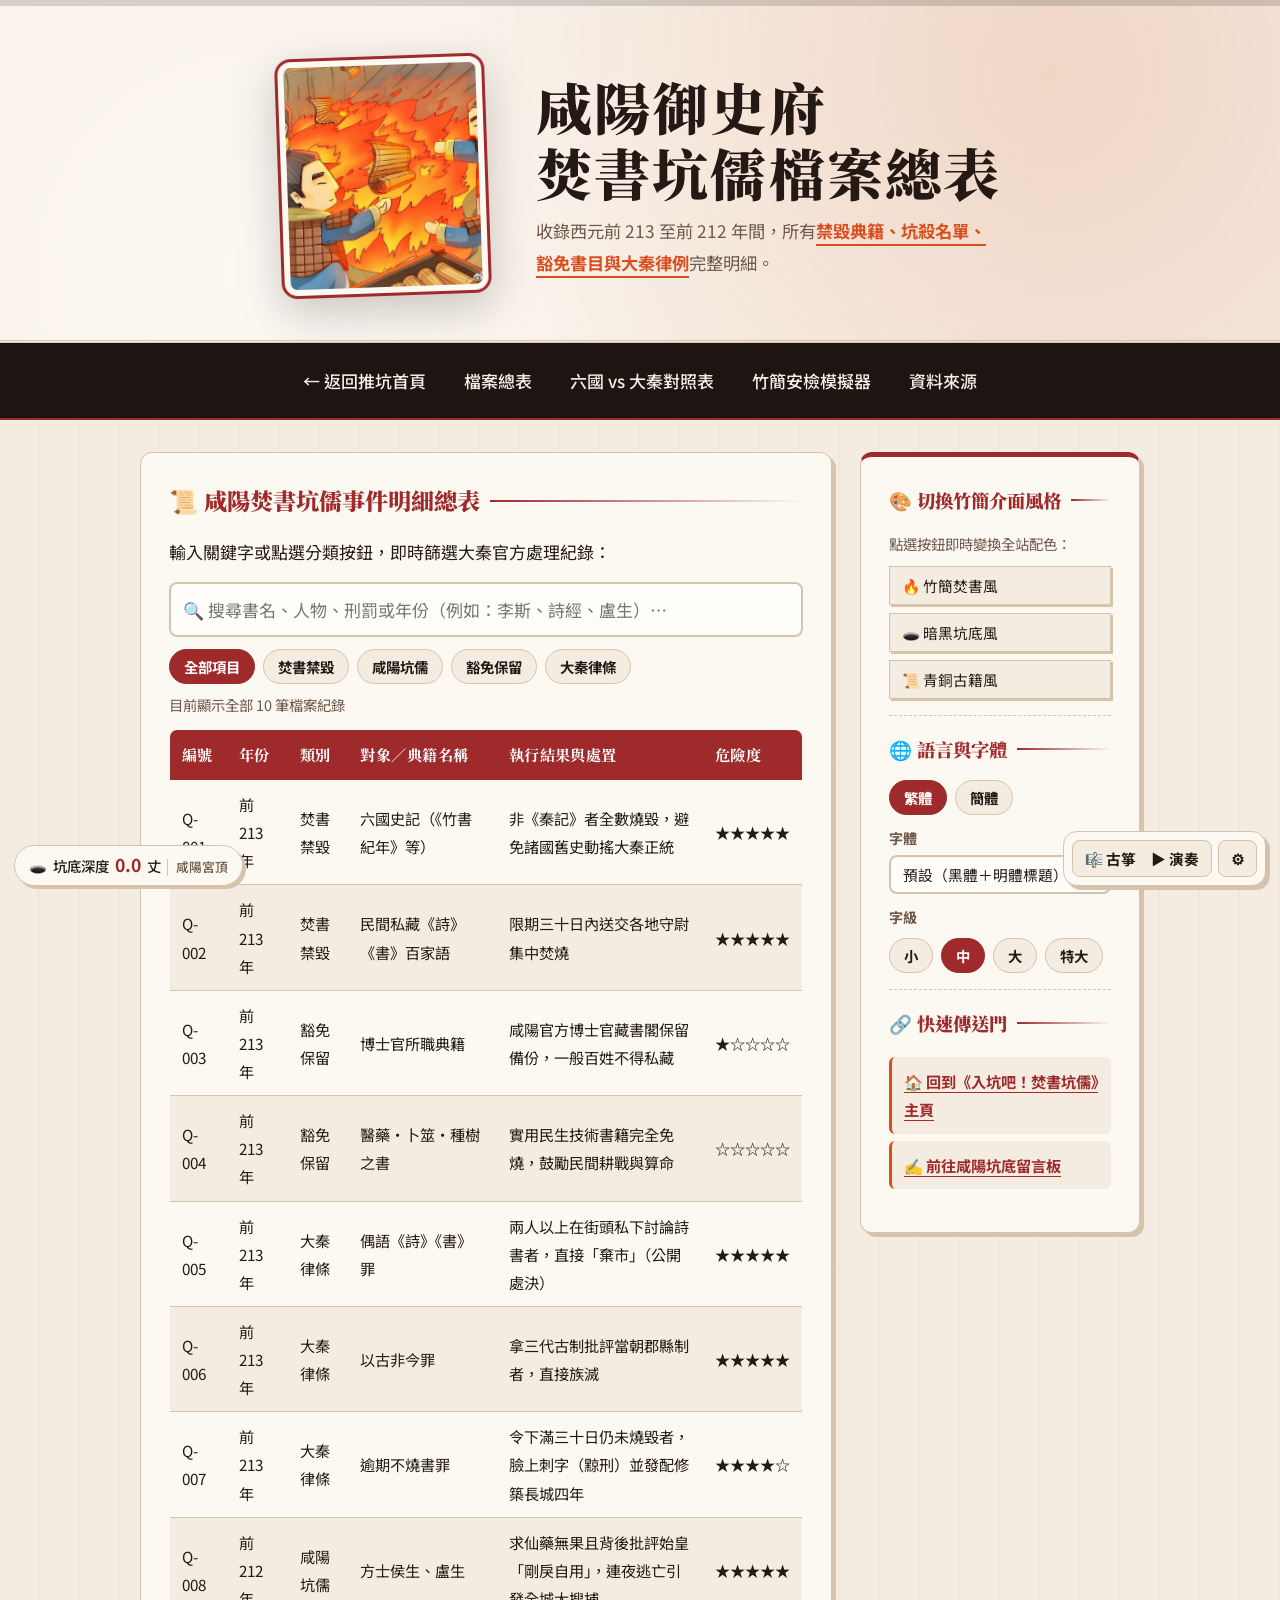
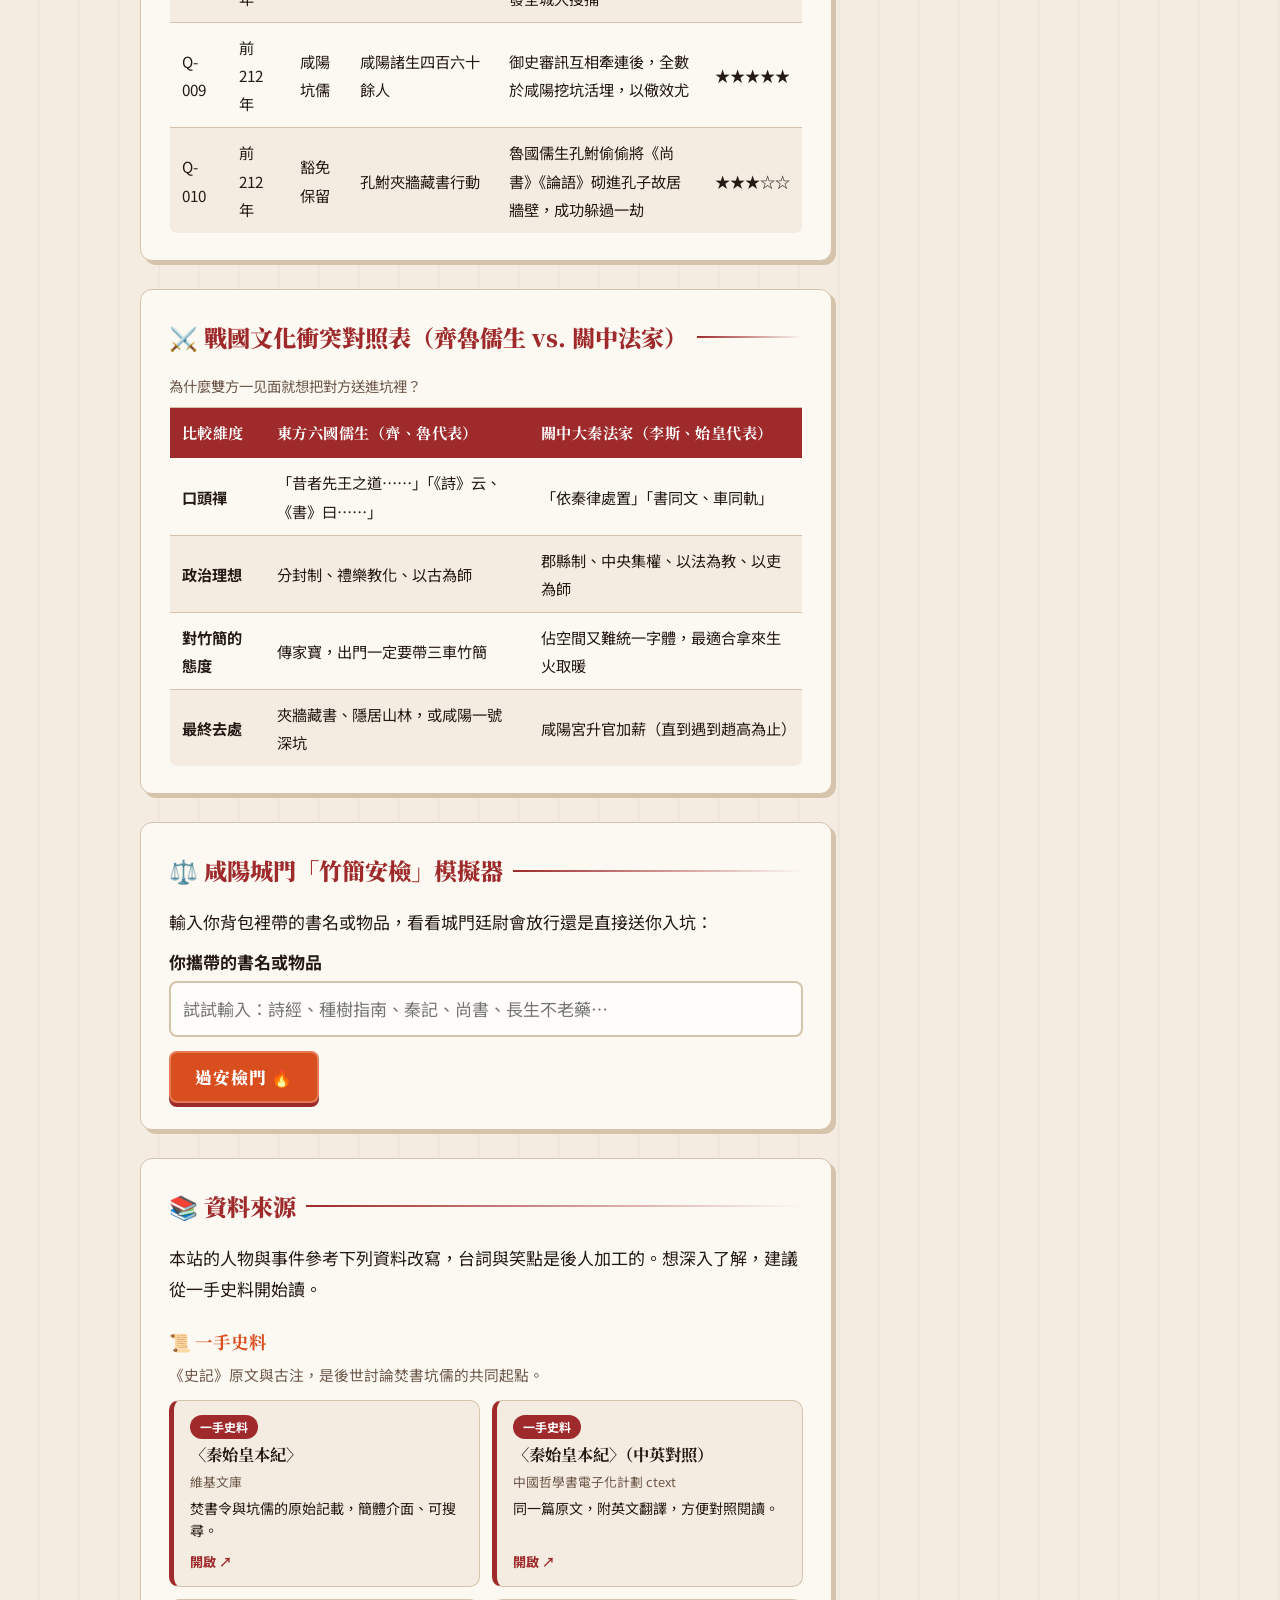
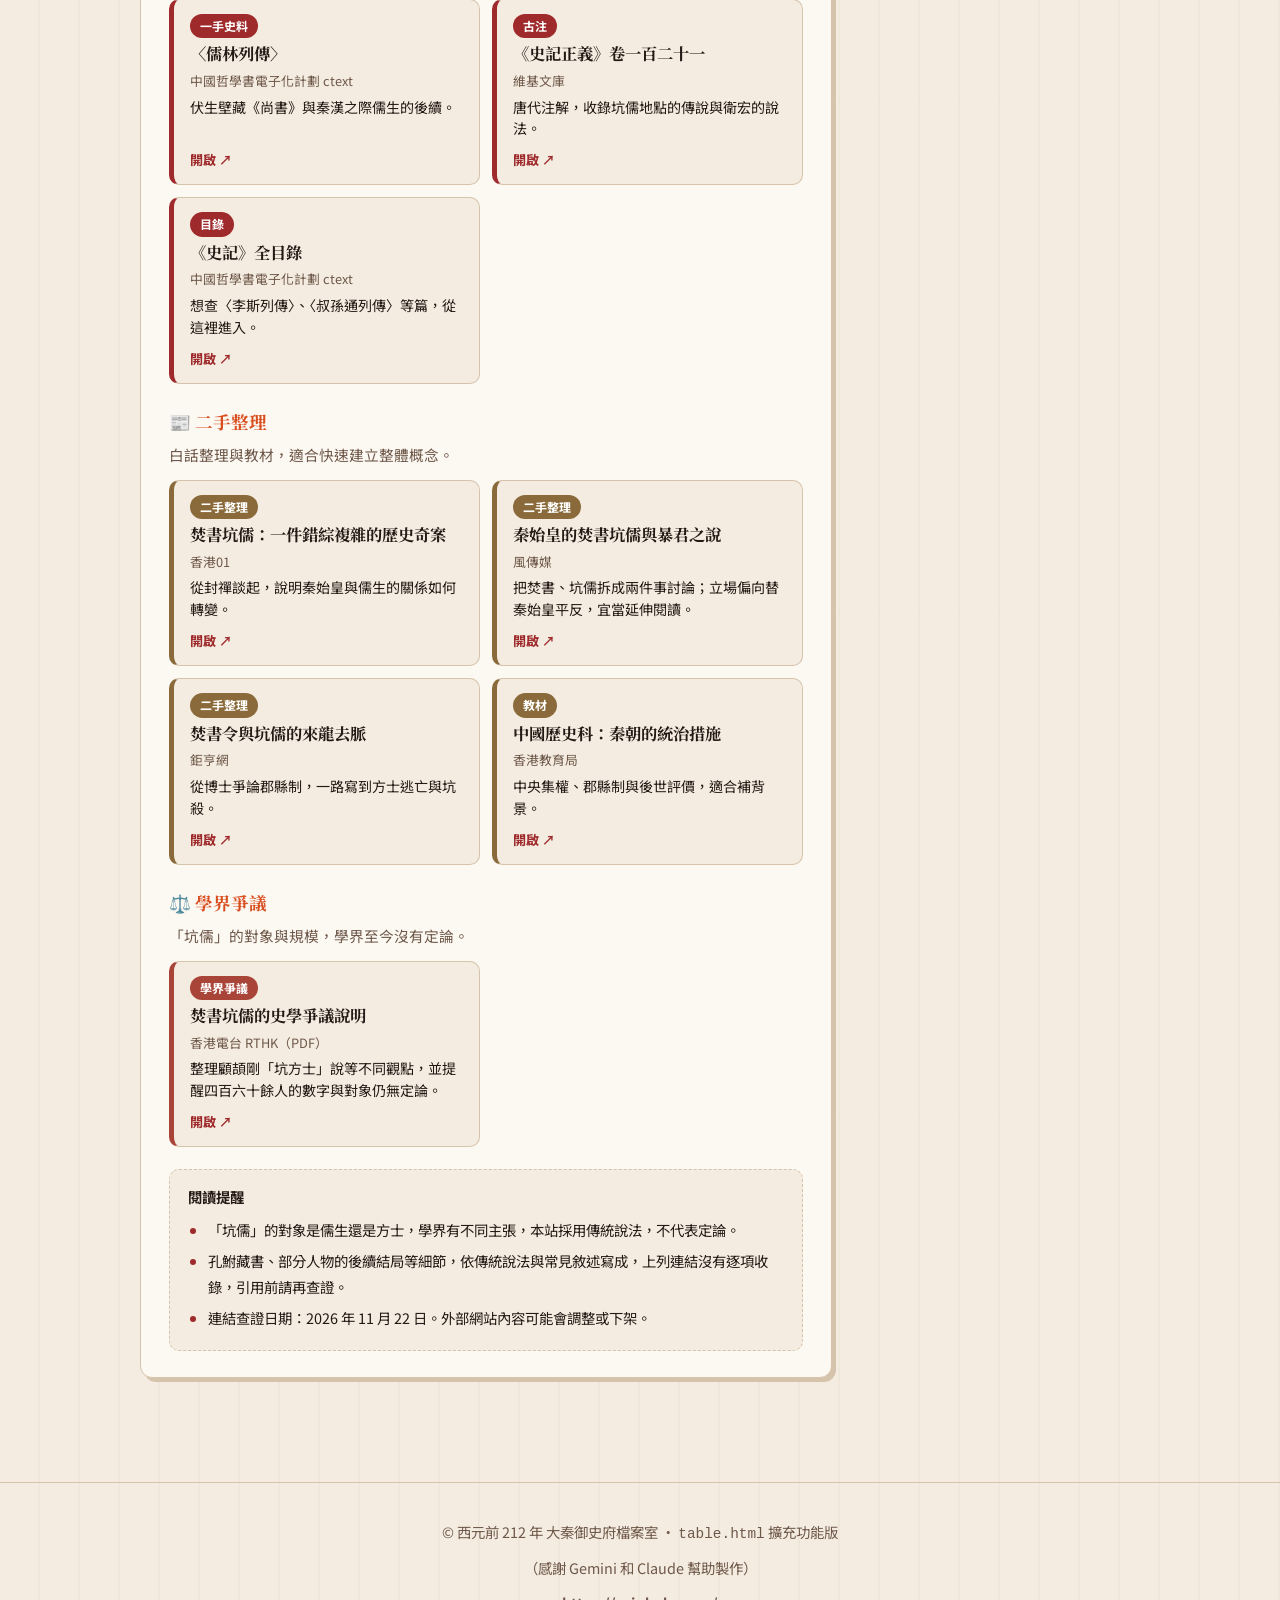
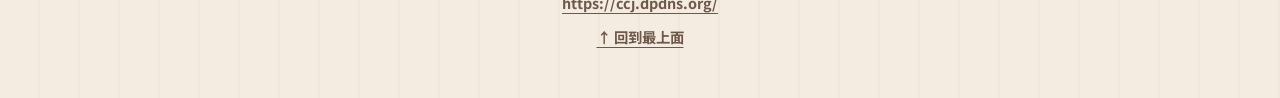
<file: table.html>
<!DOCTYPE html>
<html lang="zh-Hant">
<head>
  <meta charset="UTF-8">
  <meta name="viewport" content="width=device-width, initial-scale=1.0">
  <title>大秦焚書坑儒・咸陽全景檔案總表（table.html）</title>
  <link rel="stylesheet" href="theme.css">
</head>
<body class="theme-qin">

  <header>
    <img
      src="https://commons.wikimedia.org/wiki/Special:FilePath/Bamboo_slip_-_1.jpg?width=480"
      onerror="this.onerror=null; this.src='images/333.jpg';"
      alt="戰國秦漢竹簡檔案"
    >
    <div>
      <h1>咸陽御史府<br>焚書坑儒檔案總表</h1>
      <p>收錄西元前 213 至前 212 年間，所有<strong>禁毀典籍、坑殺名單、豁免書目與大秦律例</strong>完整明細。</p>
    </div>
  </header>

  <nav>
    <ul>
      <li><a href="index.html">← 返回推坑首頁</a></li>
      <li><a href="#archive-table">檔案總表</a></li>
      <li><a href="#compare-table">六國 vs 大秦對照表</a></li>
      <li><a href="#judge-tool">竹簡安檢模擬器</a></li>
      <li><a href="#sources">資料來源</a></li>
    </ul>
  </nav>

  <main>

    <!-- 區塊 1：可搜尋與篩選的完整資料總表 -->
    <section id="archive-table">
      <h2>📜 咸陽焚書坑儒事件明細總表</h2>
      <p>輸入關鍵字或點選分類按鈕，即時篩選大秦官方處理紀錄：</p>

      <div class="toolbar">
        <input type="text" id="searchInput" placeholder="🔍 搜尋書名、人物、刑罰或年份（例如：李斯、詩經、盧生）…">
        <div class="filter-group" id="filterGroup">
          <button type="button" class="filter-btn active" data-cat="all">全部項目</button>
          <button type="button" class="filter-btn" data-cat="burn">焚書禁毀</button>
          <button type="button" class="filter-btn" data-cat="pit">咸陽坑儒</button>
          <button type="button" class="filter-btn" data-cat="keep">豁免保留</button>
          <button type="button" class="filter-btn" data-cat="law">大秦律條</button>
        </div>
      </div>

      <p class="result-count" id="resultCount">目前顯示全部 10 筆檔案紀錄</p>

      <div class="table-scroll">
        <table id="qinTable">
          <thead>
            <tr>
              <th>編號</th>
              <th>年份</th>
              <th>類別</th>
              <th>對象／典籍名稱</th>
              <th>執行結果與處置</th>
              <th>危險度</th>
            </tr>
          </thead>
          <tbody>
            <tr data-cat="burn">
              <td>Q-001</td>
              <td>前 213 年</td>
              <td>焚書禁毀</td>
              <td>六國史記（《竹書紀年》等）</td>
              <td>非《秦記》者全數燒毀，避免諸國舊史動搖大秦正統</td>
              <td>★★★★★</td>
            </tr>
            <tr data-cat="burn">
              <td>Q-002</td>
              <td>前 213 年</td>
              <td>焚書禁毀</td>
              <td>民間私藏《詩》《書》百家語</td>
              <td>限期三十日內送交各地守尉集中焚燒</td>
              <td>★★★★★</td>
            </tr>
            <tr data-cat="keep">
              <td>Q-003</td>
              <td>前 213 年</td>
              <td>豁免保留</td>
              <td>博士官所職典籍</td>
              <td>咸陽官方博士官藏書閣保留備份，一般百姓不得私藏</td>
              <td>★☆☆☆☆</td>
            </tr>
            <tr data-cat="keep">
              <td>Q-004</td>
              <td>前 213 年</td>
              <td>豁免保留</td>
              <td>醫藥・卜筮・種樹之書</td>
              <td>實用民生技術書籍完全免燒，鼓勵民間耕戰與算命</td>
              <td>☆☆☆☆☆</td>
            </tr>
            <tr data-cat="law">
              <td>Q-005</td>
              <td>前 213 年</td>
              <td>大秦律條</td>
              <td>偶語《詩》《書》罪</td>
              <td>兩人以上在街頭私下討論詩書者，直接「棄市」（公開處決）</td>
              <td>★★★★★</td>
            </tr>
            <tr data-cat="law">
              <td>Q-006</td>
              <td>前 213 年</td>
              <td>大秦律條</td>
              <td>以古非今罪</td>
              <td>拿三代古制批評當朝郡縣制者，直接族滅</td>
              <td>★★★★★</td>
            </tr>
            <tr data-cat="law">
              <td>Q-007</td>
              <td>前 213 年</td>
              <td>大秦律條</td>
              <td>逾期不燒書罪</td>
              <td>令下滿三十日仍未燒毀者，臉上刺字（黥刑）並發配修築長城四年</td>
              <td>★★★★☆</td>
            </tr>
            <tr data-cat="pit">
              <td>Q-008</td>
              <td>前 212 年</td>
              <td>咸陽坑儒</td>
              <td>方士侯生、盧生</td>
              <td>求仙藥無果且背後批評始皇「剛戾自用」，連夜逃亡引發全城大搜捕</td>
              <td>★★★★★</td>
            </tr>
            <tr data-cat="pit">
              <td>Q-009</td>
              <td>前 212 年</td>
              <td>咸陽坑儒</td>
              <td>咸陽諸生四百六十餘人</td>
              <td>御史審訊互相牽連後，全數於咸陽挖坑活埋，以儆效尤</td>
              <td>★★★★★</td>
            </tr>
            <tr data-cat="keep">
              <td>Q-010</td>
              <td>前 212 年</td>
              <td>豁免保留</td>
              <td>孔鮒夾牆藏書行動</td>
              <td>魯國儒生孔鮒偷偷將《尚書》《論語》砌進孔子故居牆壁，成功躲過一劫</td>
              <td>★★★☆☆</td>
            </tr>
          </tbody>
        </table>
      </div>
    </section>

    <!-- 區塊 2：六國文青 vs 關中老秦人對照表 -->
    <section id="compare-table">
      <h2>⚔️ 戰國文化衝突對照表（齊魯儒生 vs. 關中法家）</h2>
      <table>
        <caption>為什麼雙方一见面就想把對方送進坑裡？</caption>
        <thead>
          <tr>
            <th>比較維度</th>
            <th>東方六國儒生（齊、魯代表）</th>
            <th>關中大秦法家（李斯、始皇代表）</th>
          </tr>
        </thead>
        <tbody>
          <tr>
            <td><strong>口頭禪</strong></td>
            <td>「昔者先王之道……」「《詩》云、《書》曰……」</td>
            <td>「依秦律處置」「書同文、車同軌」</td>
          </tr>
          <tr>
            <td><strong>政治理想</strong></td>
            <td>分封制、禮樂教化、以古為師</td>
            <td>郡縣制、中央集權、以法為教、以吏為師</td>
          </tr>
          <tr>
            <td><strong>對竹簡的態度</strong></td>
            <td>傳家寶，出門一定要帶三車竹簡</td>
            <td>佔空間又難統一字體，最適合拿來生火取暖</td>
          </tr>
          <tr>
            <td><strong>最終去處</strong></td>
            <td>夾牆藏書、隱居山林，或咸陽一號深坑</td>
            <td>咸陽宮升官加薪（直到遇到趙高為止）</td>
          </tr>
        </tbody>
      </table>
    </section>

    <!-- 區塊 3：互動功能 — 竹簡安檢模擬器 -->
    <section id="judge-tool">
      <h2>⚖️ 咸陽城門「竹簡安檢」模擬器</h2>
      <p>輸入你背包裡帶的書名或物品，看看城門廷尉會放行還是直接送你入坑：</p>
      <form id="judgeForm">
        <div>
          <label for="bookInput">你攜帶的書名或物品</label>
          <input type="text" id="bookInput" placeholder="試試輸入：詩經、種樹指南、秦記、尚書、長生不老藥…">
        </div>
        <button type="submit">過安檢門 🔥</button>
      </form>
      <article id="judgeResult" style="display:none;"></article>
    </section>
    <!-- 區塊 4：資料來源 -->
    <section id="sources">
      <h2>📚 資料來源</h2>
      <p>本站的人物與事件參考下列資料改寫，台詞與笑點是後人加工的。想深入了解，建議從一手史料開始讀。</p>

      <div class="source-group">
        <h3>📜 一手史料</h3>
        <p class="source-desc">《史記》原文與古注，是後世討論焚書坑儒的共同起點。</p>
        <div class="source-grid">
          <a class="source-card" href="https://zh.wikisource.org/zh-hans/%E7%A7%A6%E5%A7%8B%E7%9A%87%E6%9C%AC%E7%BA%AA" target="_blank" rel="noopener noreferrer">
            <span class="source-tag t-primary">一手史料</span>
            <strong class="source-title">〈秦始皇本紀〉</strong>
            <span class="source-site">維基文庫</span>
            <span class="source-note">焚書令與坑儒的原始記載，簡體介面、可搜尋。</span>
            <span class="source-go" aria-hidden="true">開啟 ↗</span>
          </a>
          <a class="source-card" href="https://ctext.org/shiji/qin-shi-huang-ben-ji/ens" target="_blank" rel="noopener noreferrer">
            <span class="source-tag t-primary">一手史料</span>
            <strong class="source-title">〈秦始皇本紀〉（中英對照）</strong>
            <span class="source-site">中國哲學書電子化計劃 ctext</span>
            <span class="source-note">同一篇原文，附英文翻譯，方便對照閱讀。</span>
            <span class="source-go" aria-hidden="true">開啟 ↗</span>
          </a>
          <a class="source-card" href="https://ctext.org/shiji/ru-lin-lie-zhuan/ens" target="_blank" rel="noopener noreferrer">
            <span class="source-tag t-primary">一手史料</span>
            <strong class="source-title">〈儒林列傳〉</strong>
            <span class="source-site">中國哲學書電子化計劃 ctext</span>
            <span class="source-note">伏生壁藏《尚書》與秦漢之際儒生的後續。</span>
            <span class="source-go" aria-hidden="true">開啟 ↗</span>
          </a>
          <a class="source-card" href="https://zh.wikisource.org/zh-hant/%E5%8F%B2%E8%A8%98%E6%AD%A3%E7%BE%A9_(%E5%9B%9B%E5%BA%AB%E5%85%A8%E6%9B%B8%E6%9C%AC)/%E5%8D%B7121" target="_blank" rel="noopener noreferrer">
            <span class="source-tag t-primary">古注</span>
            <strong class="source-title">《史記正義》卷一百二十一</strong>
            <span class="source-site">維基文庫</span>
            <span class="source-note">唐代注解，收錄坑儒地點的傳說與衛宏的說法。</span>
            <span class="source-go" aria-hidden="true">開啟 ↗</span>
          </a>
          <a class="source-card" href="https://ctext.org/shiji?en=zh" target="_blank" rel="noopener noreferrer">
            <span class="source-tag t-primary">目錄</span>
            <strong class="source-title">《史記》全目錄</strong>
            <span class="source-site">中國哲學書電子化計劃 ctext</span>
            <span class="source-note">想查〈李斯列傳〉、〈叔孫通列傳〉等篇，從這裡進入。</span>
            <span class="source-go" aria-hidden="true">開啟 ↗</span>
          </a>
        </div>
      </div>

      <div class="source-group">
        <h3>📰 二手整理</h3>
        <p class="source-desc">白話整理與教材，適合快速建立整體概念。</p>
        <div class="source-grid">
          <a class="source-card" href="https://www.hk01.com/article/521614" target="_blank" rel="noopener noreferrer">
            <span class="source-tag t-second">二手整理</span>
            <strong class="source-title">焚書坑儒：一件錯綜複雜的歷史奇案</strong>
            <span class="source-site">香港01</span>
            <span class="source-note">從封禪談起，說明秦始皇與儒生的關係如何轉變。</span>
            <span class="source-go" aria-hidden="true">開啟 ↗</span>
          </a>
          <a class="source-card" href="https://www.storm.mg/lifestyle/11179581" target="_blank" rel="noopener noreferrer">
            <span class="source-tag t-second">二手整理</span>
            <strong class="source-title">秦始皇的焚書坑儒與暴君之說</strong>
            <span class="source-site">風傳媒</span>
            <span class="source-note">把焚書、坑儒拆成兩件事討論；立場偏向替秦始皇平反，宜當延伸閱讀。</span>
            <span class="source-go" aria-hidden="true">開啟 ↗</span>
          </a>
          <a class="source-card" href="https://news.cnyes.com/news/id/986867" target="_blank" rel="noopener noreferrer">
            <span class="source-tag t-second">二手整理</span>
            <strong class="source-title">焚書令與坑儒的來龍去脈</strong>
            <span class="source-site">鉅亨網</span>
            <span class="source-note">從博士爭論郡縣制，一路寫到方士逃亡與坑殺。</span>
            <span class="source-go" aria-hidden="true">開啟 ↗</span>
          </a>
          <a class="source-card" href="https://edb.gov.hk/attachment/tc/curriculum-development/kla/pshe/references-and-resources/chinese-history/u2issue1.doc" target="_blank" rel="noopener noreferrer">
            <span class="source-tag t-second">教材</span>
            <strong class="source-title">中國歷史科：秦朝的統治措施</strong>
            <span class="source-site">香港教育局</span>
            <span class="source-note">中央集權、郡縣制與後世評價，適合補背景。</span>
            <span class="source-go" aria-hidden="true">開啟 ↗</span>
          </a>
        </div>
      </div>

      <div class="source-group">
        <h3>⚖️ 學界爭議</h3>
        <p class="source-desc">「坑儒」的對象與規模，學界至今沒有定論。</p>
        <div class="source-grid">
          <a class="source-card" href="https://www.rthk.hk/oldassets/files/extra_file/20260327143949_707659345.pdf" target="_blank" rel="noopener noreferrer">
            <span class="source-tag t-debate">學界爭議</span>
            <strong class="source-title">焚書坑儒的史學爭議說明</strong>
            <span class="source-site">香港電台 RTHK（PDF）</span>
            <span class="source-note">整理顧頡剛「坑方士」說等不同觀點，並提醒四百六十餘人的數字與對象仍無定論。</span>
            <span class="source-go" aria-hidden="true">開啟 ↗</span>
          </a>
        </div>
      </div>

      <div class="source-note-box">
        <strong>閱讀提醒</strong>
        <ul>
          <li>「坑儒」的對象是儒生還是方士，學界有不同主張，本站採用傳統說法，不代表定論。</li>
          <li>孔鮒藏書、部分人物的後續結局等細節，依傳統說法與常見敘述寫成，上列連結沒有逐項收錄，引用前請再查證。</li>
          <li>連結查證日期：2026 年 11 月 22 日。外部網站內容可能會調整或下架。</li>
        </ul>
      </div>
    </section>
    <!-- aside：主題切換器 + 捷徑 -->
    <aside>
      <h2>🎨 切換竹簡介面風格</h2>
      <p style="font-size:0.9rem; color:var(--soft);">點選按鈕即時變換全站配色：</p>
      <div class="theme-switcher">
        <button type="button" class="theme-btn" data-theme="theme-qin">🔥 竹簡焚書風</button>
        <button type="button" class="theme-btn" data-theme="theme-pit">🕳️ 暗黑坑底風</button>
        <button type="button" class="theme-btn" data-theme="theme-scroll">📜 青銅古籍風</button>
      </div>
      <hr style="border:0; border-top:1px dashed var(--line); margin:16px 0;">
      <h2>🌐 語言與字體</h2>
      <div class="lang-switcher" role="group" aria-label="語言">
        <button type="button" class="lang-btn" data-lang="tc">繁體</button>
        <button type="button" class="lang-btn" data-lang="sc">簡體</button>
      </div>
      <div class="aside-field">
        <label for="fontSel">字體</label>
        <select id="fontSel">
          <option value="default">預設（黑體＋明體標題）</option>
          <option value="serif">明體</option>
          <option value="kai">楷體</option>
          <option value="system">系統字體</option>
        </select>
      </div>
      <div class="aside-field">
        <span class="aside-label">字級</span>
        <div class="fs-switcher" role="group" aria-label="字級">
          <button type="button" class="fs-btn" data-fs="s">小</button>
          <button type="button" class="fs-btn" data-fs="m">中</button>
          <button type="button" class="fs-btn" data-fs="l">大</button>
          <button type="button" class="fs-btn" data-fs="xl">特大</button>
        </div>
      </div>
      <hr style="border:0; border-top:1px dashed var(--line); margin:16px 0;">
      <h2>🔗 快速傳送門</h2>
      <ul>
        <li><a href="index.html">🏠 回到《入坑吧！焚書坑儒》主頁</a></li>
        <li><a href="index.html#guestbook">✍️ 前往咸陽坑底留言板</a></li>
      </ul>
    </aside>

  </main>

  <footer>
  <p>© 西元前 212 年 大秦御史府檔案室 ・ <code>table.html</code> 擴充功能版</p>
  <p>（感謝 Gemini 和 Claude 幫助製作）</p>
  <p><a href="https://ccj.dpdns.org/" target="_blank" rel="noopener noreferrer">https://ccj.dpdns.org/</a></p>
  <p><a href="#">↑ 回到最上面</a></p>
</footer>

  <script src="features.js"></script>
  <script src="lang.js"></script>
  <script>
    // 1. 主題切換（並記住選擇）
    const themeBtns = document.querySelectorAll('.theme-btn');
    const savedTheme = localStorage.getItem('qinTheme');
    if (savedTheme) document.body.className = savedTheme;

    themeBtns.forEach(btn => {
      btn.addEventListener('click', () => {
        const theme = btn.dataset.theme;
        document.body.className = theme;
        localStorage.setItem('qinTheme', theme);
      });
    });

    // 2. 表格即時搜尋與分類篩選
    const searchInput = document.getElementById('searchInput');
    const filterBtns = document.querySelectorAll('.filter-btn');
    const rows = document.querySelectorAll('#qinTable tbody tr');
    const resultCount = document.getElementById('resultCount');
    let currentCat = 'all';

    function filterTable() {
      const keyword = searchInput.value.trim().toLowerCase();
      let visible = 0;
      rows.forEach(row => {
        const matchCat = currentCat === 'all' || row.dataset.cat === currentCat;
        const matchText = row.textContent.toLowerCase().includes(keyword);
        if (matchCat && matchText) {
          row.style.display = '';
          visible++;
        } else {
          row.style.display = 'none';
        }
      });
      resultCount.textContent = `目前顯示 ${visible} 筆檔案紀錄（共 ${rows.length} 筆）`;
    }

    searchInput.addEventListener('input', filterTable);
    filterBtns.forEach(btn => {
      btn.addEventListener('click', () => {
        filterBtns.forEach(b => b.classList.remove('active'));
        btn.classList.add('active');
        currentCat = btn.dataset.cat;
        filterTable();
      });
    });

    // 3. 竹簡安檢模擬器
    const judgeForm = document.getElementById('judgeForm');
    const judgeResult = document.getElementById('judgeResult');
    judgeForm.addEventListener('submit', (e) => {
      e.preventDefault();
      const val = document.getElementById('bookInput').value.trim();
      if (!val) return;
      judgeResult.style.display = 'block';

      if (/醫|藥|医|药|卜|筮|算命|風水|风水|種樹|种树|農|农|秦記|秦记|小篆/.test(val)) {
        judgeResult.innerHTML = `<h3>✅ 安檢通過（免燒放行）</h3><p>廷尉檢視了你的《<strong>${val}</strong>》：屬於大秦核准的實用工具書或官方史書，准予通行！</p>`;
      } else if (/仙|丹|不老|盧生|卢生|侯生|方士/.test(val)) {
        judgeResult.innerHTML = `<h3>🚨 最高警戒（立即送往咸陽深坑）</h3><p>發現可疑方士物品「<strong>${val}</strong>」！涉嫌詐欺始皇帝求仙經費，已通知御史台挖坑。</p>`;
      } else {
        judgeResult.innerHTML = `<h3>🔥 違禁私學典籍（限期三十日焚毀）</h3><p>你攜帶的《<strong>${val}</strong>》不在豁免名單內！請立即投入咸陽宮前火堆，否則臉上刺字發配修長城。</p>`;
      }
    });
  </script>
</body>
</html>
</file>
<file: theme.css>
/* =========================================================
   theme.css — 焚書坑儒・大秦咸陽宇宙 完整樣式（支援 index.html + table.html）
   ========================================================= */
@import url("https://fonts.googleapis.com/css2?family=Noto+Sans+TC:wght@400;500;700;900&family=Noto+Serif+TC:wght@700;900&display=swap");
@import url("https://fonts.googleapis.com/css2?family=Noto+Sans+SC:wght@400;500;700;900&family=Noto+Serif+SC:wght@700;900&family=LXGW+WenKai+TC:wght@400;700&display=swap");

/* 1. 竹簡焚書風（預設） */
body.theme-qin,
body.theme-milktea {
  --bg: #f4ece1;
  --card: #fcf8f2;
  --ink: #241914;
  --soft: #6e5849;
  --main: #9e2a2b;
  --pop: #d94e1f;
  --line: #d6c3ab;
  --nav-bg: #1e1512;
  --input-bg: #fffdf9;
  --input-ink: #241914;
}

/* 2. 暗黑坑底風 */
body.theme-pit,
body.theme-matcha {
  --bg: #161413;
  --card: #221e1c;
  --ink: #f3eae0;
  --soft: #b5a494;
  --main: #e05a2b;
  --pop: #ff8c42;
  --line: #3d332d;
  --nav-bg: #0d0b0a;
  --input-bg: #2c2623;
  --input-ink: #f3eae0;
}

/* 3. 青銅古籍風 */
body.theme-scroll,
body.theme-taro {
  --bg: #ecefe9;
  --card: #f8faf6;
  --ink: #1d2924;
  --soft: #566860;
  --main: #2d5a4c;
  --pop: #c83e37;
  --line: #c7d1c9;
  --nav-bg: #182420;
  --input-bg: #ffffff;
  --input-ink: #1d2924;
}

* { box-sizing: border-box; }
html { scroll-behavior: smooth; }

body {
  margin: 0;
  background: var(--bg);
  color: var(--ink);
  font-family: "Noto Sans TC", "Microsoft JhengHei", sans-serif;
  line-height: 1.85;
  font-size: 17px;
  background-image: repeating-linear-gradient(
    90deg,
    transparent 0,
    transparent 38px,
    rgba(128, 100, 70, 0.04) 38px,
    rgba(128, 100, 70, 0.04) 40px
  );
}

a { color: var(--main); font-weight: 700; text-underline-offset: 4px; }
img { max-width: 100%; display: block; }

/* ---------- header ---------- */
header {
  display: flex;
  flex-wrap: wrap;
  align-items: center;
  justify-content: center;
  gap: 24px 48px;
  padding: 56px 20px 44px;
  text-align: left;
  border-bottom: 3px double var(--line);
  background:
    radial-gradient(circle at 82% 22%, rgba(217, 78, 31, 0.14), transparent 55%),
    radial-gradient(circle at 20% 80%, var(--card), var(--bg) 75%);
}

header img {
  width: 210px;
  height: 240px;
  object-fit: cover;
  border-radius: 16px;
  border: 3px solid var(--main);
  background: var(--card);
  padding: 6px;
  filter: drop-shadow(0 14px 22px rgba(0, 0, 0, .2));
  transform: rotate(-2deg);
}

header h1 {
  font-family: "Noto Serif TC", serif;
  font-size: clamp(2.2rem, 6vw, 3.5rem);
  line-height: 1.18;
  margin: 0 0 10px;
  font-weight: 900;
  letter-spacing: 0.04em;
}

header p {
  margin: 0;
  color: var(--soft);
  font-size: 1.08rem;
  max-width: 27em;
}

header strong {
  color: var(--pop);
  border-bottom: 2px solid var(--pop);
  padding-bottom: 1px;
}

/* ---------- nav ---------- */
nav {
  position: sticky;
  top: 0;
  z-index: 5;
  background: var(--nav-bg);
  padding: 10px 16px;
  border-bottom: 2px solid var(--main);
}

nav ul {
  list-style: none;
  margin: 0 auto;
  padding: 0;
  display: flex;
  flex-wrap: wrap;
  justify-content: center;
  gap: 6px 10px;
  max-width: 1040px;
}

nav a {
  color: #f7efe6;
  text-decoration: none;
  padding: 5px 14px;
  border-radius: 6px;
  font-weight: 500;
  display: inline-block;
  transition: background 0.2s, transform 0.15s;
}

nav a:hover {
  background: var(--main);
  color: #fff;
  transform: translateY(-1px);
}

/* ---------- main + aside ---------- */
main {
  max-width: 1040px;
  margin: 0 auto;
  padding: 32px 20px 48px;
  display: grid;
  grid-template-columns: minmax(0, 1fr);
  gap: 28px;
}

@media (min-width: 860px) {
  main {
    grid-template-columns: minmax(0, 1fr) 280px;
    align-items: start;
  }
  aside {
    position: sticky;
    top: 72px;
    grid-column: 2;
    grid-row: 1 / span 6;
  }
}

section, aside, article {
  background: var(--card);
  border: 1.5px solid var(--line);
  border-radius: 12px;
  padding: 26px 28px;
  box-shadow: 4px 4px 0 var(--line);
}

section { scroll-margin-top: 72px; }

h2 {
  font-family: "Noto Serif TC", serif;
  margin: 0 0 14px;
  font-size: 1.45rem;
  font-weight: 900;
  display: flex;
  align-items: center;
  gap: 10px;
  color: var(--main);
}

h2::after {
  content: "";
  flex: 1;
  height: 2px;
  background: linear-gradient(90deg, var(--main), transparent);
}

h3 {
  font-family: "Noto Serif TC", serif;
  margin: 0 0 6px;
  color: var(--pop);
}

p { margin: 8px 0; }
ol, ul { padding-left: 1.4em; }
li { margin: 7px 0; }
li::marker { color: var(--main); font-weight: 900; }

article {
  background: var(--bg);
  border-style: dashed;
  box-shadow: none;
  margin-top: 16px;
}

.comment-list {
  margin-top: 20px;
  border-top: 2px dashed var(--line);
  padding-top: 8px;
}

/* ---------- 網路圖片雙欄網格 ---------- */
.photo-grid {
  display: grid;
  grid-template-columns: repeat(auto-fit, minmax(220px, 1fr));
  gap: 16px;
  margin-top: 14px;
}

figure {
  margin: 0;
  background: var(--bg);
  border: 1.5px solid var(--line);
  border-radius: 10px;
  overflow: hidden;
}

figure img {
  width: 100%;
  height: 175px;
  object-fit: cover;
  border-bottom: 1.5px solid var(--line);
}

figcaption {
  padding: 10px 12px;
  font-size: 0.92rem;
  color: var(--soft);
  line-height: 1.55;
}

figcaption strong { color: var(--ink); }

/* ---------- table.html 搜尋與篩選工具列 ---------- */
.toolbar {
  display: grid;
  gap: 12px;
  margin: 14px 0 8px;
}

.filter-group {
  display: flex;
  flex-wrap: wrap;
  gap: 8px;
}

.filter-btn {
  font-family: "Noto Sans TC", sans-serif;
  font-size: 0.9rem;
  font-weight: 700;
  padding: 6px 14px;
  border-radius: 999px;
  border: 1.5px solid var(--line);
  background: var(--bg);
  color: var(--ink);
  box-shadow: none;
  cursor: pointer;
}

.filter-btn.active,
.filter-btn:hover {
  background: var(--main);
  color: #fff;
  border-color: var(--main);
}

.result-count {
  font-size: 0.9rem;
  color: var(--soft);
  margin-bottom: 10px;
}

/* ---------- 主題切換按鈕 ---------- */
.theme-switcher {
  display: grid;
  gap: 8px;
}

.theme-btn {
  width: 100%;
  font-family: "Noto Sans TC", sans-serif;
  font-size: 0.92rem;
  padding: 8px 12px;
  background: var(--bg);
  color: var(--ink);
  border: 1.5px solid var(--line);
  box-shadow: 2px 2px 0 var(--line);
  text-align: left;
}

.theme-btn:hover {
  background: var(--main);
  color: #fff;
  border-color: var(--main);
}

/* aside 側欄 */
aside { border-top: 5px solid var(--main); }
aside h2 { font-size: 1.15rem; }
aside ul { list-style: none; padding: 0; }
aside li {
  padding: 10px 12px;
  background: var(--bg);
  border-left: 3px solid var(--pop);
  border-radius: 6px;
  font-size: 0.95rem;
}

/* ---------- table ---------- */
table {
  width: 100%;
  border-collapse: collapse;
  font-size: .95rem;
  overflow: hidden;
  border-radius: 8px;
  border: 1px solid var(--line);
}

caption {
  text-align: left;
  color: var(--soft);
  padding-bottom: 8px;
  font-size: .9rem;
}

th {
  background: var(--main);
  color: #fff;
  text-align: left;
  padding: 11px 12px;
  font-family: "Noto Serif TC", serif;
  letter-spacing: 0.03em;
  white-space: nowrap;
}

td {
  padding: 10px 12px;
  border-bottom: 1px solid var(--line);
}

tr:nth-child(even) td { background: var(--bg); }
.table-scroll, section:has(table) { overflow-x: auto; }

/* ---------- form ---------- */
form { display: grid; gap: 14px; }
label { font-weight: 700; display: block; margin-bottom: 4px; }

input[type="text"],
input[type="email"],
select,
textarea {
  width: 100%;
  font: inherit;
  padding: 10px 12px;
  border: 2px solid var(--line);
  border-radius: 8px;
  background: var(--input-bg);
  color: var(--input-ink);
}

input:focus, select:focus, textarea:focus {
  outline: none;
  border-color: var(--main);
}

fieldset {
  border: 2px dashed var(--line);
  border-radius: 10px;
  padding: 10px 14px;
}

fieldset label {
  display: inline-flex;
  gap: 6px;
  align-items: center;
  font-weight: 500;
  margin-right: 14px;
}

legend { font-weight: 700; padding: 0 6px; color: var(--main); }

button[type="submit"] {
  font-family: "Noto Serif TC", serif;
  font-size: 1.05rem;
  font-weight: 900;
  letter-spacing: 0.05em;
  padding: 12px 24px;
  border: 2px solid rgba(255, 255, 255, 0.25);
  border-radius: 8px;
  cursor: pointer;
  background: var(--pop);
  color: #fff;
  justify-self: start;
  box-shadow: 0 4px 0 var(--main);
  transition: transform 0.1s, box-shadow 0.1s;
}

button[type="submit"]:hover { filter: brightness(1.06); }
button[type="submit"]:active {
  transform: translateY(3px);
  box-shadow: 0 1px 0 var(--main);
}

/* ---------- footer ---------- */
footer {
  text-align: center;
  padding: 28px 16px 40px;
  color: var(--soft);
  font-size: .9rem;
  border-top: 1px solid var(--line);
}

footer a { color: var(--soft); }

/* =========================================================
   新增功能樣式：坑底深度進度條 / 古箏面板 / 坑底生還者抽籤器
   ========================================================= */

/* ---------- 坑底深度進度條 ---------- */
#depthBar {
  position: fixed;
  top: 0; left: 0; right: 0;
  height: 6px;
  z-index: 50;
  background: rgba(0, 0, 0, 0.15);
}

#depthFill {
  height: 100%;
  width: 0;
  background: linear-gradient(90deg, var(--pop), var(--main));
  box-shadow: 0 0 8px var(--pop);
}

#depthBadge {
  position: fixed;
  left: 14px;
  bottom: 14px;
  z-index: 40;
  display: flex;
  align-items: baseline;
  gap: 6px;
  padding: 8px 14px;
  border-radius: 999px;
  border: 1.5px solid var(--line);
  background: var(--card);
  color: var(--ink);
  font-family: "Noto Sans TC", sans-serif;
  font-size: 0.9rem;
  font-weight: 500;
  line-height: 1.3;
  cursor: pointer;
  box-shadow: 3px 3px 0 var(--line);
}

#depthBadge b { font-size: 1.1rem; color: var(--main); font-variant-numeric: tabular-nums; }
#depthBadge small { font-size: 0.8rem; color: var(--soft); border-left: 1.5px solid var(--line); padding-left: 8px; }
#depthBadge:hover { border-color: var(--main); }
#depthBadge.at-bottom { background: var(--main); color: #fff; border-color: var(--main); }
#depthBadge.at-bottom b, #depthBadge.at-bottom small { color: #fff; border-color: rgba(255, 255, 255, 0.5); }

/* ---------- 古箏面板 ---------- */
#zhengPanel {
  position: fixed;
  right: 14px;
  bottom: 14px;
  z-index: 40;
  width: auto;
  max-width: calc(100vw - 28px);
  background: var(--card);
  color: var(--ink);
  border: 1.5px solid var(--line);
  border-radius: 14px;
  padding: 8px;
  box-shadow: 4px 4px 0 var(--line);
}

#zhengPanel.open { width: 300px; }

.zheng-head { display: flex; gap: 6px; }

.zheng-play, .zheng-opt {
  font-family: "Noto Sans TC", sans-serif;
  font-size: 0.92rem;
  font-weight: 700;
  color: var(--ink);
  background: var(--bg);
  border: 1.5px solid var(--line);
  border-radius: 8px;
  padding: 7px 12px;
  cursor: pointer;
}

.zheng-play { flex: 1; text-align: left; white-space: nowrap; }
.zheng-play:hover, .zheng-opt:hover { border-color: var(--main); }
.zheng-play.is-on { background: var(--main); color: #fff; border-color: var(--main); }
.zheng-play.nudge { border-color: var(--pop); animation: zhengNudge 1.8s ease-in-out infinite; }

@keyframes zhengNudge {
  0%, 100% { box-shadow: 0 0 0 0 rgba(217, 78, 31, 0.5); }
  50% { box-shadow: 0 0 0 6px rgba(217, 78, 31, 0); }
}

.zheng-body { display: none; gap: 10px; margin-top: 10px; }
#zhengPanel.open .zheng-body { display: grid; }

.zheng-row { display: grid; gap: 2px; }
.zheng-row label { margin: 0; font-size: 0.85rem; color: var(--soft); }
.zheng-row select { padding: 6px 8px; font-size: 0.9rem; }
.zheng-row input[type="range"] { width: 100%; accent-color: var(--main); }

.zheng-keys { display: grid; grid-template-columns: repeat(5, 1fr); gap: 6px; }

.zheng-key {
  font-family: "Noto Serif TC", serif;
  color: var(--ink);
  background: var(--bg);
  border: 1.5px solid var(--line);
  border-radius: 8px;
  padding: 8px 0 6px;
  cursor: pointer;
  display: grid;
  justify-items: center;
  line-height: 1.2;
}

.zheng-key .k-name { font-size: 1.25rem; font-weight: 900; }
.zheng-key small { font-family: "Noto Sans TC", sans-serif; font-size: 0.72rem; color: var(--soft); }
.zheng-key:hover { border-color: var(--main); }
.zheng-key.playing { background: var(--pop); border-color: var(--pop); color: #fff; transform: translateY(2px); }
.zheng-key.playing small { color: #fff; }

.zheng-status { margin: 0; font-size: 0.85rem; color: var(--ink); min-height: 1.4em; }
.zheng-hint { margin: 0; font-size: 0.78rem; color: var(--soft); line-height: 1.5; }

.zheng-play:focus-visible, .zheng-opt:focus-visible, .zheng-key:focus-visible,
#depthBadge:focus-visible, .draw-btn:focus-visible, .zheng-row input:focus-visible,
.zheng-row select:focus-visible {
  outline: 3px solid var(--pop);
  outline-offset: 2px;
}

/* 窄螢幕：古箏面板展開時隱藏深度徽章，避免重疊 */
@media (max-width: 600px) {
  #zhengPanel.open ~ #depthBadge { display: none; }
  #depthBadge .depth-label { display: none; }
}

/* ---------- 坑底生還者抽籤器 ---------- */
.draw-stage {
  display: flex;
  flex-wrap: wrap;
  align-items: center;
  gap: 18px 30px;
  margin: 16px 0 10px;
}

.tube { position: relative; width: 96px; height: 140px; flex: none; transform-origin: 50% 100%; }

.tube .slips {
  position: absolute;
  left: 50%;
  bottom: 74px;
  transform: translateX(-50%);
  display: flex;
  align-items: flex-end;
  gap: 4px;
}

.tube .slips i {
  display: block;
  width: 10px;
  border: 1.5px solid var(--main);
  border-bottom: 0;
  border-radius: 3px 3px 0 0;
  background: linear-gradient(#f1d9a8, #d9b36a);
}
.tube .slips i:nth-child(1) { height: 40px; }
.tube .slips i:nth-child(2) { height: 54px; }
.tube .slips i:nth-child(3) { height: 46px; }
.tube .slips i:nth-child(4) { height: 60px; }
.tube .slips i:nth-child(5) { height: 44px; }
.tube .slips i:nth-child(6) { height: 52px; }

.tube .tube-body {
  position: absolute;
  left: 0; right: 0; bottom: 0;
  height: 88px;
  display: grid;
  place-items: center;
  border: 2px solid var(--ink);
  border-radius: 8px 8px 16px 16px;
  background: linear-gradient(90deg, var(--main), var(--pop) 50%, var(--main));
  color: #fff;
  font-family: "Noto Serif TC", serif;
  font-size: 2.2rem;
  font-weight: 900;
}

.tube.shake { animation: tubeShake 0.7s ease-in-out; }
.tube.shake .slips i { animation: slipJit 0.7s ease-in-out; }
.tube.shake .slips i:nth-child(even) { animation-delay: 0.05s; }

@keyframes tubeShake {
  0%, 100% { transform: rotate(0); }
  12% { transform: rotate(-11deg); }
  30% { transform: rotate(10deg); }
  48% { transform: rotate(-9deg); }
  66% { transform: rotate(7deg); }
  84% { transform: rotate(-3deg); }
}
@keyframes slipJit {
  0%, 100% { transform: translateY(0); }
  25% { transform: translateY(-9px); }
  50% { transform: translateY(3px); }
  75% { transform: translateY(-6px); }
}

.draw-actions { display: flex; flex-wrap: wrap; gap: 10px; }

.draw-btn {
  font-family: "Noto Serif TC", serif;
  font-size: 1.05rem;
  font-weight: 900;
  letter-spacing: 0.04em;
  padding: 11px 22px;
  border: 2px solid rgba(255, 255, 255, 0.25);
  border-radius: 8px;
  cursor: pointer;
  background: var(--pop);
  color: #fff;
  box-shadow: 0 4px 0 var(--main);
  transition: transform 0.1s, box-shadow 0.1s;
}
.draw-btn:hover:not(:disabled) { filter: brightness(1.06); }
.draw-btn:active:not(:disabled) { transform: translateY(3px); box-shadow: 0 1px 0 var(--main); }
.draw-btn:disabled { opacity: 0.55; cursor: wait; }
.draw-btn.alt { background: var(--main); box-shadow: 0 4px 0 var(--line); }
.draw-btn.ghost {
  background: var(--bg);
  color: var(--soft);
  border: 1.5px solid var(--line);
  box-shadow: none;
  font-size: 0.9rem;
  font-weight: 700;
}

.draw-result { margin-top: 8px; min-height: 3.2em; }
.draw-empty { color: var(--soft); margin: 8px 0; }

.draw-card {
  background: var(--bg);
  border: 1.5px solid var(--line);
  border-left: 8px solid var(--line);
  border-radius: 10px;
  padding: 16px 18px;
  animation: slipIn 0.45s cubic-bezier(0.2, 0.9, 0.3, 1.15);
}
.draw-card h3 { font-size: 1.35rem; margin: 10px 0 0; }
.draw-card .draw-origin { margin: 2px 0 8px; color: var(--soft); font-size: 0.92rem; }
.draw-card p { margin: 6px 0; }

.draw-card.fate-survive { border-left-color: #2f8f5b; }
.draw-card.fate-flee    { border-left-color: #c9962b; }
.draw-card.fate-unknown { border-left-color: #7a7f88; }
.draw-card.fate-pit     { border-left-color: #b3261e; }

.draw-card-top { display: flex; flex-wrap: wrap; justify-content: space-between; align-items: center; gap: 8px; }
.fate-badge {
  display: inline-block;
  padding: 2px 12px;
  border-radius: 999px;
  font-size: 0.85rem;
  font-weight: 700;
  color: #fff;
  background: var(--soft);
}
.fate-survive .fate-badge { background: #2f8f5b; }
.fate-flee .fate-badge    { background: #a97a14; }
.fate-unknown .fate-badge { background: #6b7079; }
.fate-pit .fate-badge     { background: #b3261e; }
.slip-no { font-size: 0.85rem; color: var(--soft); }

@keyframes slipIn {
  from { opacity: 0; transform: translateY(-14px) rotate(-1.5deg); }
  to   { opacity: 1; transform: none; }
}

.ten-grid {
  list-style: none;
  margin: 10px 0 0;
  padding: 0;
  display: grid;
  grid-template-columns: repeat(auto-fill, minmax(170px, 1fr));
  gap: 8px;
}
.ten-grid li {
  margin: 0;
  padding: 6px 10px;
  font-size: 0.9rem;
  background: var(--card);
  border: 1.5px solid var(--line);
  border-radius: 8px;
}

.draw-stats {
  display: flex;
  flex-wrap: wrap;
  gap: 8px 20px;
  align-items: baseline;
  margin: 18px 0 8px;
  padding-top: 12px;
  border-top: 2px dashed var(--line);
  font-size: 0.95rem;
}
.draw-stats b { font-size: 1.15rem; color: var(--main); font-variant-numeric: tabular-nums; }
.draw-stats .rate { margin-left: auto; color: var(--soft); }

.draw-history { list-style: none; margin: 6px 0 0; padding: 0; display: flex; flex-wrap: wrap; gap: 6px; }
.draw-history li {
  margin: 0;
  padding: 3px 10px;
  font-size: 0.85rem;
  border: 1.5px solid var(--line);
  border-radius: 999px;
  background: var(--bg);
}
.draw-history li.empty { border: 0; background: none; color: var(--soft); padding-left: 0; }
.draw-hint { font-size: 0.85rem; color: var(--soft); }

@media (prefers-reduced-motion: reduce) {
  .tube.shake, .tube.shake .slips i, .draw-card, .zheng-play.nudge { animation: none; }
  html { scroll-behavior: auto; }
}

/* ---------- 始皇帝欽點：推入坑中 ---------- */
.pit-scene { position: relative; width: 150px; height: 130px; flex: none; }

.pit-hole {
  position: absolute;
  left: 0; right: 0; bottom: 0;
  height: 56px;
  border-radius: 50%;
  background: radial-gradient(ellipse at 50% 40%, #000 0%, #14100e 55%, #3a2c22 100%);
  border: 3px solid var(--ink);
  box-shadow: inset 0 10px 18px rgba(0, 0, 0, 0.85), 0 3px 0 var(--line);
  z-index: 2;
}

.faller {
  position: absolute;
  left: 50%;
  top: 6px;
  font-size: 2.6rem;
  line-height: 1;
  transform: translateX(-50%);
  opacity: 0;
  z-index: 1;
}

.faller.falling { animation: fallIn 0.9s cubic-bezier(0.5, 0, 0.8, 0.6) forwards; }

@keyframes fallIn {
  0%   { opacity: 1; transform: translateX(-50%) translateY(0) rotate(0) scale(1); }
  25%  { opacity: 1; transform: translateX(-50%) translateY(-10px) rotate(-12deg) scale(1.05); }
  100% { opacity: 0; transform: translateX(-50%) translateY(76px) rotate(300deg) scale(0.25); }
}

.draw-card .decree { font-family: "Noto Serif TC", serif; font-weight: 700; color: var(--main); }
.draw-card .history-note {
  margin-top: 10px;
  padding-top: 8px;
  border-top: 1px dashed var(--line);
  font-size: 0.93rem;
  color: var(--soft);
}
.draw-result .draw-card + .draw-card { margin-top: 10px; }
.fate-survive .fate-badge, .fate-flee .fate-badge,
.fate-unknown .fate-badge, .fate-pit .fate-badge { background: #1b1613; }

@media (prefers-reduced-motion: reduce) {
  .faller.falling { animation: none; opacity: 0; }
}

/* ---------- 咸陽問卜 ---------- */
.fortune-controls { display: grid; gap: 12px; flex: 1; min-width: 240px; }
.fortune-controls fieldset { margin: 0; }
.fortune-controls fieldset label { margin-bottom: 2px; }

.fortune-card .poem {
  margin: 12px 0 8px;
  padding: 12px 16px;
  display: grid;
  gap: 2px;
  justify-items: center;
  background: var(--card);
  border: 1.5px dashed var(--line);
  border-radius: 8px;
  font-family: "Noto Serif TC", serif;
  font-size: 1.15rem;
  font-weight: 700;
  letter-spacing: 0.3em;
  text-indent: 0.3em;
}
.fortune-card .reading { font-weight: 500; }

.fortune-card.lvl-great { border-left-color: #2f8f5b; }
.fortune-card.lvl-good  { border-left-color: #6a9a3a; }
.fortune-card.lvl-mid   { border-left-color: #7a7f88; }
.fortune-card.lvl-bad   { border-left-color: #c9962b; }
.fortune-card.lvl-worst { border-left-color: #b3261e; }
.fortune-card.lvl-great .fate-badge { background: #2f8f5b; }
.fortune-card.lvl-good .fate-badge  { background: #5f8a2f; }
.fortune-card.lvl-mid .fate-badge   { background: #6b7079; }
.fortune-card.lvl-bad .fate-badge   { background: #a97a14; }
.fortune-card.lvl-worst .fate-badge { background: #b3261e; }

.ten-grid small { display: block; color: var(--soft); font-size: 0.78rem; line-height: 1.4; }
.faller.falling.many { animation-duration: 0.5s; animation-iteration-count: 4; }

#fortuneTube.shake, #fortuneTube { /* 與抽籤筒共用樣式，這裡僅確保獨立元素 */ }


/* =========================================================
   坑底全景圖
   ========================================================= */
.pn-title { margin: 20px 0 8px; }
.pit-panorama { margin-bottom: 4px; }
.pn-svg { width: 100%; height: auto; display: block; border: 1.5px solid var(--line); border-radius: 10px; }
.pn-sky { fill: var(--bg); }
.pn-soil { fill: #5b4330; }
.pn-strata { stroke: rgba(0, 0, 0, 0.22); stroke-width: 1.5; stroke-dasharray: 8 6; }
.pn-surface { stroke: var(--ink); stroke-width: 3; fill: none; }
.pn-robe { fill: var(--main); }
.pn-face { fill: #f1d9b5; }
.pn-arm { stroke: var(--main); stroke-width: 4; stroke-linecap: round; }
.pn-label { fill: #f3eae0; font-size: 12px; font-weight: 700; }
.pn-drop { animation: pnDrop 0.9s cubic-bezier(0.5, 0, 0.9, 0.5) both; }
@keyframes pnDrop {
  0%   { transform: translateY(-210px) rotate(160deg); opacity: 0; }
  12%  { opacity: 1; }
  100% { transform: none; opacity: 1; }
}
.pn-caption { margin: 8px 0 0; font-size: 0.88rem; color: var(--soft); line-height: 1.6; }
@media (prefers-reduced-motion: reduce) { .pn-drop { animation: none; } }

/* =========================================================
   語言 / 字體 / 字級
   ========================================================= */
.lang-switcher, .fs-switcher { display: flex; flex-wrap: wrap; gap: 8px; margin: 8px 0; }
.lang-btn, .fs-btn {
  font-family: "Noto Sans TC", sans-serif;
  font-size: 0.9rem;
  font-weight: 700;
  padding: 6px 14px;
  border: 1.5px solid var(--line);
  border-radius: 999px;
  background: var(--bg);
  color: var(--ink);
  cursor: pointer;
}
.lang-btn:hover, .fs-btn:hover { border-color: var(--main); }
.lang-btn.active, .fs-btn.active { background: var(--main); border-color: var(--main); color: #fff; }
.lang-btn:focus-visible, .fs-btn:focus-visible, #fontSel:focus-visible { outline: 3px solid var(--pop); outline-offset: 2px; }
.aside-field { margin-top: 10px; }
.aside-field label, .aside-label { display: block; margin: 0 0 4px; font-size: 0.88rem; font-weight: 700; color: var(--soft); }
.aside-field select { padding: 6px 8px; font-size: 0.92rem; }

/* 字體（!important 是為了壓過各元件原本指定的字體） */
html.font-serif * { font-family: "Noto Serif TC", "Songti TC", "PMingLiU", serif !important; }
html.font-kai * { font-family: "LXGW WenKai TC", "BiauKai", "KaiTi", "標楷體", serif !important; }
html.font-system * { font-family: system-ui, -apple-system, "PingFang TC", "Microsoft JhengHei", sans-serif !important; }

/* 簡體：改用 SC 字型，避免簡體字缺字 */
html.lang-sc body, html.lang-sc button, html.lang-sc input, html.lang-sc select, html.lang-sc textarea {
  font-family: "Noto Sans SC", "Noto Sans TC", "Microsoft YaHei", sans-serif;
}
html.lang-sc h1, html.lang-sc h2, html.lang-sc h3, html.lang-sc th, html.lang-sc .draw-btn,
html.lang-sc button[type="submit"], html.lang-sc .zheng-key, html.lang-sc .tube-body,
html.lang-sc .poem, html.lang-sc .decree {
  font-family: "Noto Serif SC", "Noto Serif TC", serif;
}
html.lang-sc.font-serif * { font-family: "Noto Serif SC", "Songti SC", "SimSun", serif !important; }
html.lang-sc.font-kai * { font-family: "LXGW WenKai TC", "KaiTi", "STKaiti", serif !important; }
html.lang-sc.font-system * { font-family: system-ui, -apple-system, "PingFang SC", "Microsoft YaHei", sans-serif !important; }

/* 字級 */
html.fs-s { font-size: 14px; }   html.fs-s body { font-size: 15px; }
html.fs-l { font-size: 18px; }   html.fs-l body { font-size: 19.5px; }
html.fs-xl { font-size: 20px; }  html.fs-xl body { font-size: 22px; }
/* =========================================================
   資料來源區塊
   ========================================================= */
.source-group { margin-top: 22px; }
.source-group h3 { margin: 0 0 2px; font-size: 1.1rem; }
.source-desc { margin: 0 0 12px; color: var(--soft); font-size: 0.92rem; }

.source-grid {
  display: grid;
  grid-template-columns: repeat(auto-fill, minmax(240px, 1fr));
  gap: 12px;
}

.source-card {
  position: relative;
  display: flex;
  flex-direction: column;
  gap: 4px;
  padding: 14px 16px 12px;
  background: var(--bg);
  border: 1.5px solid var(--line);
  border-left: 5px solid var(--main);
  border-radius: 10px;
  color: var(--ink);
  text-decoration: none;
  font-weight: 400;
  transition: transform 0.15s, box-shadow 0.15s, border-color 0.15s;
}
.source-card:hover, .source-card:focus-visible {
  transform: translateY(-2px);
  border-color: var(--main);
  box-shadow: 4px 4px 0 var(--line);
  outline: none;
}
.source-card:focus-visible { outline: 3px solid var(--pop); outline-offset: 2px; }

.source-tag {
  align-self: flex-start;
  padding: 1px 10px;
  border-radius: 999px;
  font-size: 0.75rem;
  font-weight: 700;
  color: #fff;
  background: var(--main);
}
.source-tag.t-second { background: #8a6a3a; }
.source-tag.t-debate { background: #a94438; }
.source-card:has(.t-second) { border-left-color: #8a6a3a; }
.source-card:has(.t-debate) { border-left-color: #a94438; }

.source-title { font-family: "Noto Serif TC", serif; font-size: 1.02rem; line-height: 1.4; color: var(--ink); }
.source-site { font-size: 0.8rem; color: var(--soft); }
.source-note { font-size: 0.88rem; line-height: 1.55; color: var(--ink); flex: 1; }
.source-go { margin-top: 4px; font-size: 0.82rem; font-weight: 700; color: var(--main); }

.source-note-box {
  margin-top: 22px;
  padding: 14px 18px;
  background: var(--bg);
  border: 1.5px dashed var(--line);
  border-radius: 10px;
  font-size: 0.9rem;
}
.source-note-box ul { margin: 6px 0 0; }
.source-note-box li { margin: 4px 0; }

@media (prefers-reduced-motion: reduce) { .source-card { transition: none; } }
</file>
